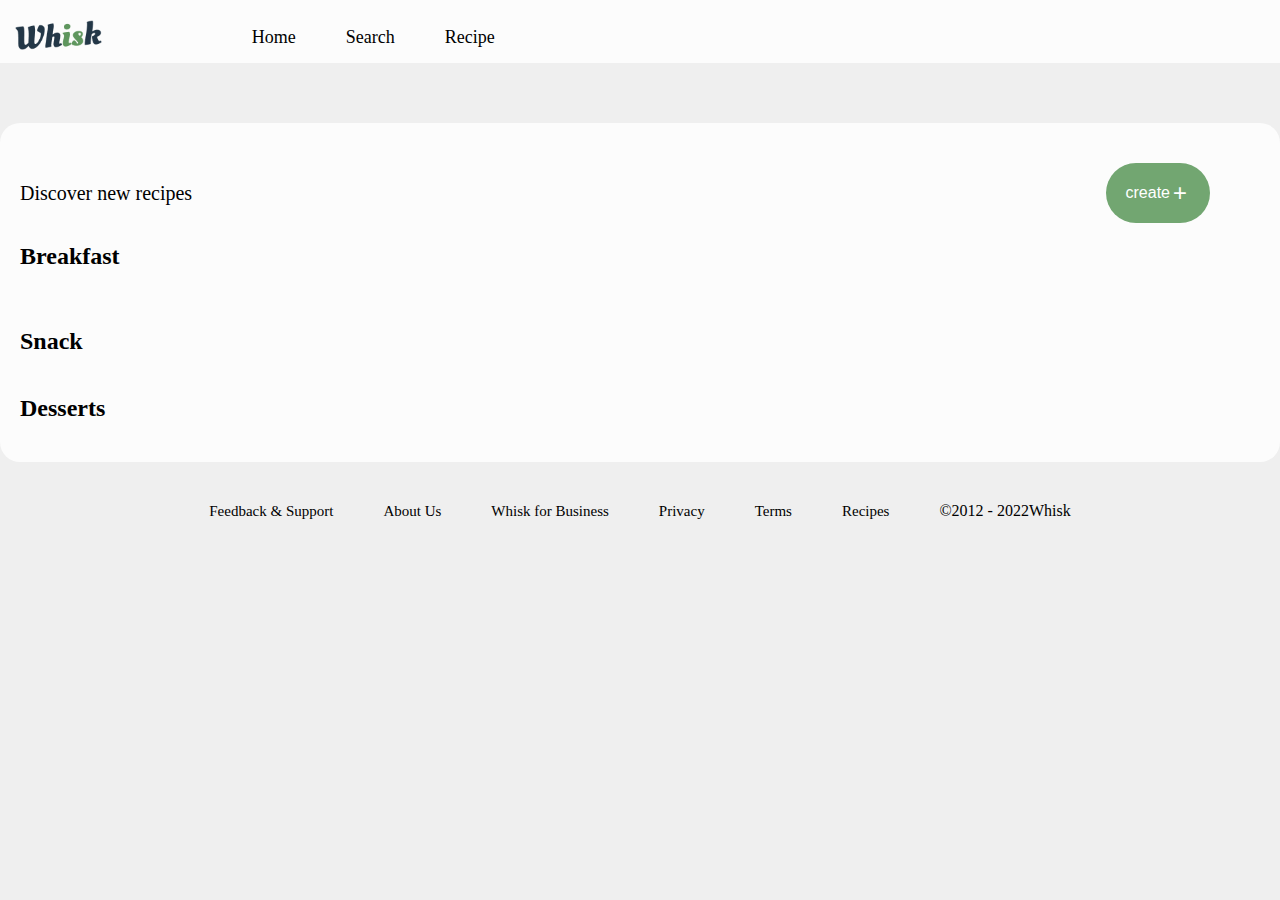
<file: homepage.html>
<!DOCTYPE html>
<html lang="en">

<head>
    <meta charset="UTF-8">
    <meta http-equiv="X-UA-Compatible" content="IE=edge">
    <meta name="viewport" content="width=device-width, initial-scale=1.0">
    <title>Home</title>
    <!-- css link -->
    <link rel="stylesheet" href="./homepage.css">
    <!-- icon link -->
    <link rel="stylesheet" href="https://unpkg.com/boxicons@2.1.2/css/boxicons.min.css">
</head>

<body>
    <!-- nav bar -->
    <header>
        <!-- <<<<<<< HEAD -->
        <div class="nav-links">
            <a href="./index.html"><img src="./img/Whisk - logo.png" alt="whisk logo" class="whiskLogo"></a> <a href="./homepage.html">Home</a> <a href="./search.html">Search</a> <a href="#">Recipe</a> </div>
        <!-- ======= -->
        <!-- >>>>>>> 9009e1c94d80b2590728d471edafb704a210fe33 -->
    </header>

    <!--body of the page  -->
    <div id="container">
        <div class="subContainer">
            <p>Discover new recipes</p> <a href="./create.html"><button type="button">create<i class='bx bx-plus'></i></button></a> </div>
        <h2>Breakfast</h2><br>
        <div id="gallery"> </div>
        <h2>Snack</h2>
        <div id="gallery1"></div>
        <h2>Desserts</h2>
        <div id="gallery2"></div>
    </div>

    <!-- footer -->
    <footer>
        <div class="links"> <a href="#">Feedback & Support </a> <a href="#">About Us </a> <a href="#">Whisk for Business </a> <a href="#">Privacy </a> <a href="#">Terms </a> <a href="#">Recipes</a> &copy;2012 - 2022Whisk </div>
    </footer>
    <script src="./homepage.js"></script>

</body>

</html>
</file>
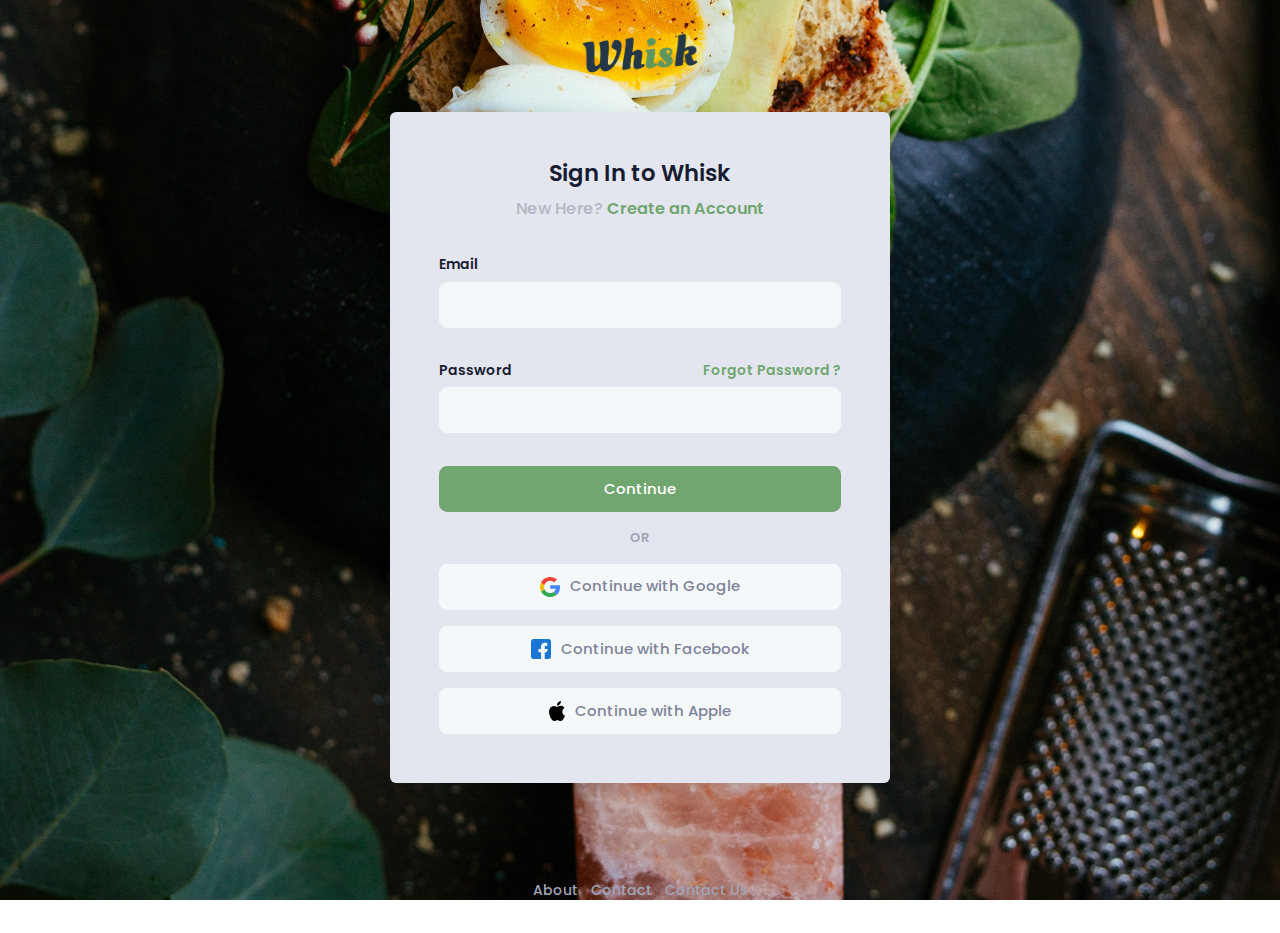
<file: login.html>
<!DOCTYPE html>
<html lang="en">
	<!--begin::Head-->
	<head><base href="../../../">
		<title>Whisk || Login</title>
		<meta charset="utf-8" />
		<meta name="description" content="The most advanced Bootstrap Admin Theme on Themeforest trusted by 94,000 beginners and professionals. Multi-demo, Dark Mode, RTL support and complete React, Angular, Vue &amp; Laravel versions. Grab your copy now and get life-time updates for free." />
		<meta name="keywords" content="Metronic, bootstrap, bootstrap 5, Angular, VueJs, React, Laravel, admin themes, web design, figma, web development, free templates, free admin themes, bootstrap theme, bootstrap template, bootstrap dashboard, bootstrap dak mode, bootstrap button, bootstrap datepicker, bootstrap timepicker, fullcalendar, datatables, flaticon" />
		<meta name="viewport" content="width=device-width, initial-scale=1" />
		<meta property="og:locale" content="en_US" />
		<meta property="og:type" content="article" />
		<meta property="og:title" content="Metronic - Bootstrap 5 HTML, VueJS, React, Angular &amp; Laravel Admin Dashboard Theme" />
		<meta property="og:url" content="https://keenthemes.com/metronic" />
		<meta property="og:site_name" content="Keenthemes | Metronic" />
		<link rel="canonical" href="https://preview.keenthemes.com/metronic8" />
		<link rel="shortcut icon" href="assets/media/logos/favicon.ico" />
		<!--begin::Fonts-->
		<link rel="stylesheet" href="https://fonts.googleapis.com/css?family=Poppins:300,400,500,600,700" />
		<!--end::Fonts-->
		<!--begin::Global Stylesheets Bundle(used by all pages)-->
		<link href="assets/plugins/global/plugins.bundle.css" rel="stylesheet" type="text/css" />
		<link href="assets/css/style.bundle.css" rel="stylesheet" type="text/css" />
		<!--end::Global Stylesheets Bundle-->
	</head>
	<!--end::Head-->
	<!--begin::Body-->
	<body id="kt_body" class="bg-body">
		<!--begin::Main-->
		<!--begin::Root-->
		<div class="d-flex flex-column flex-root">
			<!--begin::Authentication - Sign-in -->
			<div class="d-flex flex-column flex-column-fluid bgi-position-y-bottom position-x-center bgi-no-repeat bgi-size-cover bgi-attachment-fixed" style="background-image: url(./joseph-gonzalez-fdlZBWIP0aM-unsplash.jpg)">
				<!--begin::Content-->
				<div class="d-flex flex-center flex-column flex-column-fluid p-10 pb-lg-20">
					<!--begin::Logo-->
					<a href="../../demo1/dist/index.html" class="mb-12">
						<img alt="Logo" src="./img/Whisk - logo.png" class="h-40px" />
					</a>
					<!--end::Logo-->
					<!--begin::Wrapper-->
					<div class="w-lg-500px bg-secondary rounded shadow-sm p-10 p-lg-15 mx-auto">
						<!--begin::Form-->
						<form class="form w-100" novalidate="novalidate" id="kt_sign_in_form" data-kt-redirect-url="./homepage.html" action="#">
							<!--begin::Heading-->
							<div class="text-center mb-10">
								<!--begin::Title-->
								<h1 class="text-dark mb-3">Sign In to Whisk</h1>
								<!--end::Title-->
								<!--begin::Link-->
								<div class="text-gray-400 fw-bold fs-4">New Here?
								<a href="./signup.html" class="link-primary fw-bolder">Create an Account</a></div>
								<!--end::Link-->
							</div>
							<!--begin::Heading-->
							<!--begin::Input group-->
							<div class="fv-row mb-10">
								<!--begin::Label-->
								<label class="form-label fs-6 fw-bolder text-dark">Email</label>
								<!--end::Label-->
								<!--begin::Input-->
								<input class="form-control form-control-lg form-control-solid" type="text" name="email" autocomplete="off" />
								<!--end::Input-->
							</div>
							<!--end::Input group-->
							<!--begin::Input group-->
							<div class="fv-row mb-10">
								<!--begin::Wrapper-->
								<div class="d-flex flex-stack mb-2">
									<!--begin::Label-->
									<label class="form-label fw-bolder text-dark fs-6 mb-0">Password</label>
									<!--end::Label-->
									<!--begin::Link-->
									<a href="../../demo1/dist/authentication/layouts/basic/password-reset.html" class="link-primary fs-6 fw-bolder">Forgot Password ?</a>
									<!--end::Link-->
								</div>
								<!--end::Wrapper-->
								<!--begin::Input-->
								<input class="form-control form-control-lg form-control-solid" type="password" name="password" autocomplete="off" />
								<!--end::Input-->
							</div>
							<!--end::Input group-->
							<!--begin::Actions-->
							<div class="text-center">
								<!--begin::Submit button-->
								<button type="submit" id="kt_sign_in_submit" class="btn btn-lg btn-primary w-100 mb-5">
									<span class="indicator-label">Continue</span>
									<span class="indicator-progress">Please wait...
									<span class="spinner-border spinner-border-sm align-middle ms-2"></span></span>
								</button>
								<!--end::Submit button-->
								<!--begin::Separator-->
								<div class="text-center text-muted text-uppercase fw-bolder mb-5">or</div>
								<!--end::Separator-->
								<!--begin::Google link-->
								<a href="#" class="btn btn-flex flex-center btn-light btn-lg w-100 mb-5">
								<img alt="Logo" src="assets/media/svg/brand-logos/google-icon.svg" class="h-20px me-3" />Continue with Google</a>
								<!--end::Google link-->
								<!--begin::Google link-->
								<a href="#" class="btn btn-flex flex-center btn-light btn-lg w-100 mb-5">
								<img alt="Logo" src="assets/media/svg/brand-logos/facebook-4.svg" class="h-20px me-3" />Continue with Facebook</a>
								<!--end::Google link-->
								<!--begin::Google link-->
								<a href="#" class="btn btn-flex flex-center btn-light btn-lg w-100">
								<img alt="Logo" src="assets/media/svg/brand-logos/apple-black.svg" class="h-20px me-3" />Continue with Apple</a>
								<!--end::Google link-->
							</div>
							<!--end::Actions-->
						</form>
						<!--end::Form-->
					</div>
					<!--end::Wrapper-->
				</div>
				<!--end::Content-->
				<!--begin::Footer-->
				<div class="d-flex flex-center flex-column-auto p-10">
					<!--begin::Links-->
					<div class="d-flex align-items-center fw-bold fs-6">
						<a href="https://keenthemes.com" class="text-muted text-hover-primary px-2">About</a>
						<a href="mailto:support@keenthemes.com" class="text-muted text-hover-primary px-2">Contact</a>
						<a href="https://1.envato.market/EA4JP" class="text-muted text-hover-primary px-2">Contact Us</a>
					</div>
					<!--end::Links-->
				</div>
				<!--end::Footer-->
			</div>
			<!--end::Authentication - Sign-in-->
		</div>
		<!--end::Root-->
		<!--end::Main-->
		<!--begin::Javascript-->
		<script>var hostUrl = "assets/";</script>
		<!--begin::Global Javascript Bundle(used by all pages)-->
		<script src="assets/plugins/global/plugins.bundle.js"></script>
		<script src="assets/js/scripts.bundle.js"></script>
		<!--end::Global Javascript Bundle-->
		<!--begin::Page Custom Javascript(used by this page)-->
		<script src="assets/js/custom/authentication/sign-in/general.js"></script>
		<!--end::Page Custom Javascript-->
		<!--end::Javascript-->
	</body>
	<!--end::Body-->
</html>
</file>
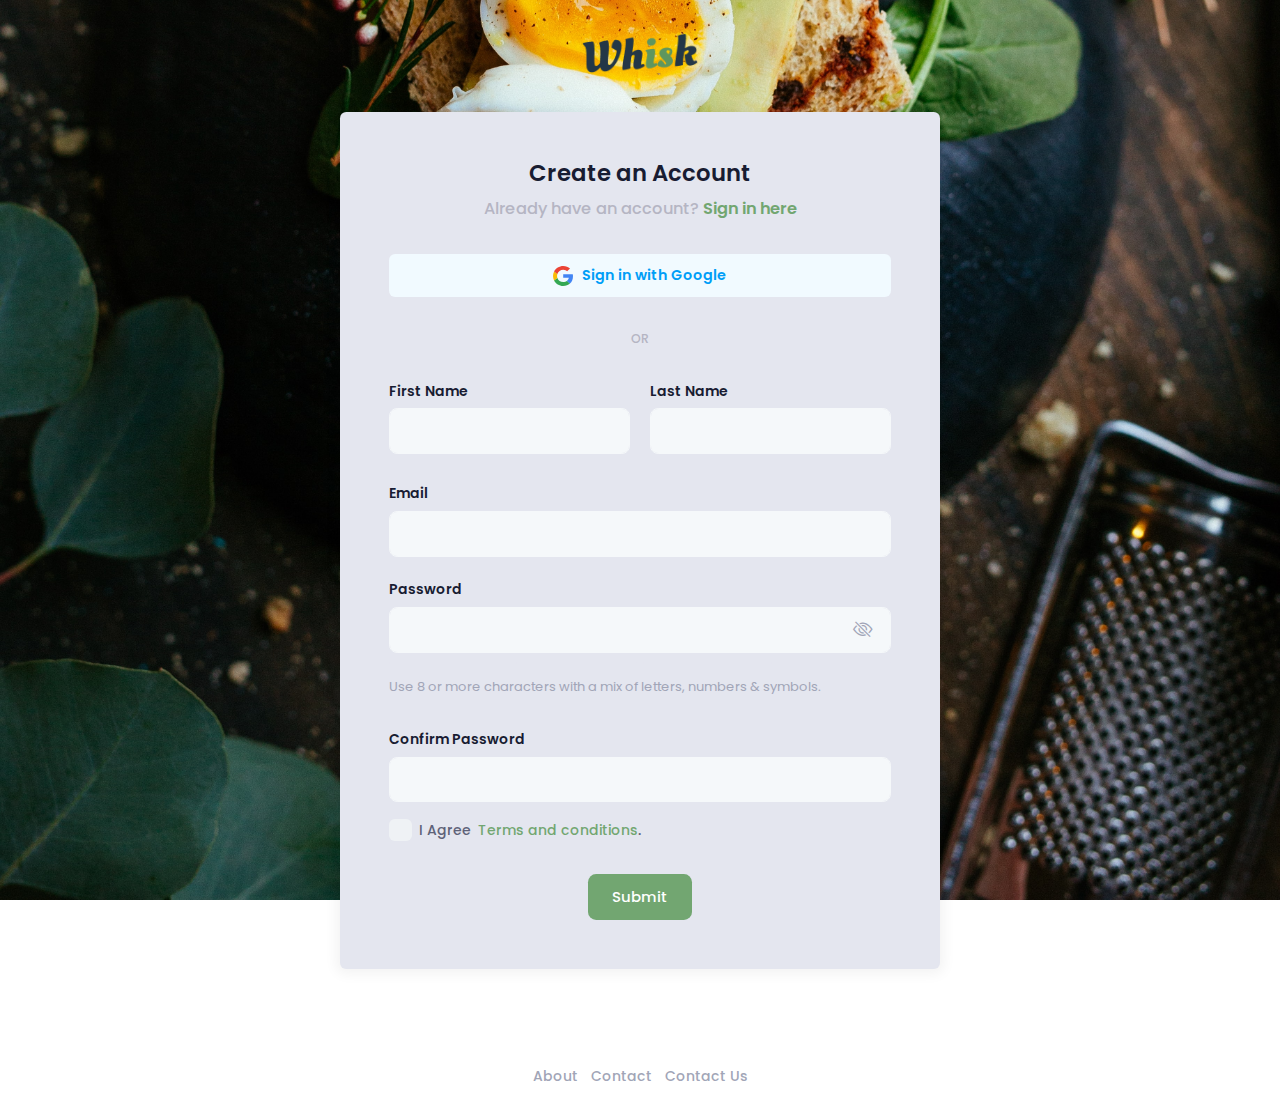
<file: signup.html>
<!DOCTYPE html>
<!--
Author: Keenthemes
Product Name: Metronic - Bootstrap 5 HTML, VueJS, React, Angular & Laravel Admin Dashboard Theme
Purchase: https://1.envato.market/EA4JP
Website: http://www.keenthemes.com
Contact: support@keenthemes.com
Follow: www.twitter.com/keenthemes
Dribbble: www.dribbble.com/keenthemes
Like: www.facebook.com/keenthemes
License: For each use you must have a valid license purchased only from above link in order to legally use the theme for your project.
-->
<html lang="en">
	<!--begin::Head-->
	<head><base href="../../../">
		<title>Whisk || Sign Up</title>
		<meta charset="utf-8" />
		<meta name="description" content="The most advanced Bootstrap Admin Theme on Themeforest trusted by 94,000 beginners and professionals. Multi-demo, Dark Mode, RTL support and complete React, Angular, Vue &amp; Laravel versions. Grab your copy now and get life-time updates for free." />
		<meta name="keywords" content="Metronic, bootstrap, bootstrap 5, Angular, VueJs, React, Laravel, admin themes, web design, figma, web development, free templates, free admin themes, bootstrap theme, bootstrap template, bootstrap dashboard, bootstrap dak mode, bootstrap button, bootstrap datepicker, bootstrap timepicker, fullcalendar, datatables, flaticon" />
		<meta name="viewport" content="width=device-width, initial-scale=1" />
		<meta property="og:locale" content="en_US" />
		<meta property="og:type" content="article" />
		<meta property="og:title" content="Metronic - Bootstrap 5 HTML, VueJS, React, Angular &amp; Laravel Admin Dashboard Theme" />
		<meta property="og:url" content="https://keenthemes.com/metronic" />
		<meta property="og:site_name" content="Keenthemes | Metronic" />
		<link rel="canonical" href="https://preview.keenthemes.com/metronic8" />
		<link rel="shortcut icon" href="assets/media/logos/favicon.ico" />
		<!--begin::Fonts-->
		<link rel="stylesheet" href="https://fonts.googleapis.com/css?family=Poppins:300,400,500,600,700" />
		<!--end::Fonts-->
		<!--begin::Global Stylesheets Bundle(used by all pages)-->
		<link href="assets/plugins/global/plugins.bundle.css" rel="stylesheet" type="text/css" />
		<link href="assets/css/style.bundle.css" rel="stylesheet" type="text/css" />
		<!--end::Global Stylesheets Bundle-->
	</head>
	<!--end::Head-->
	<!--begin::Body-->
	<body id="kt_body" class="bg-body">
		<!--begin::Main-->
		<!--begin::Root-->
		<div class="d-flex flex-column flex-root">
			<!--begin::Authentication - Sign-up -->
			<div class="d-flex flex-column flex-column-fluid bgi-position-y-bottom position-x-center bgi-no-repeat bgi-size-cover bgi-attachment-fixed" style="background-image: url(./joseph-gonzalez-fdlZBWIP0aM-unsplash.jpg)">
				<!--begin::Content-->
				<div class="d-flex flex-center flex-column flex-column-fluid p-10 pb-lg-20">
					<!--begin::Logo-->
					<a href="../../demo1/dist/index.html" class="mb-12">
						<img alt="Logo" src="./img/Whisk - logo.png" class="h-40px" />
					</a>
					<!--end::Logo-->
					<!--begin::Wrapper-->
					<div class="w-lg-600px bg-secondary rounded shadow-sm p-10 p-lg-15 mx-auto">
						<!--begin::Form-->
						<form class="form w-100" novalidate="novalidate" id="kt_sign_up_form">
							<!--begin::Heading-->
							<div class="mb-10 text-center">
								<!--begin::Title-->
								<h1 class="text-dark mb-3">Create an Account</h1>
								<!--end::Title-->
								<!--begin::Link-->
								<div class="text-gray-400 fw-bold fs-4">Already have an account?
								<a href="./login.html" class="link-primary fw-bolder">Sign in here</a></div>
								<!--end::Link-->
							</div>
							<!--end::Heading-->
							<!--begin::Action-->
							<button type="button" class="btn btn-light-primary fw-bolder w-100 mb-10">
							<img alt="Logo" src="assets/media/svg/brand-logos/google-icon.svg" class="h-20px me-3" />Sign in with Google</button>
							<!--end::Action-->
							<!--begin::Separator-->
							<div class="d-flex align-items-center mb-10">
								<div class="border-bottom border-gray-300 mw-50 w-100"></div>
								<span class="fw-bold text-gray-400 fs-7 mx-2">OR</span>
								<div class="border-bottom border-gray-300 mw-50 w-100"></div>
							</div>
							<!--end::Separator-->
							<!--begin::Input group-->
							<div class="row fv-row mb-7">
								<!--begin::Col-->
								<div class="col-xl-6">
									<label class="form-label fw-bolder text-dark fs-6">First Name</label>
									<input class="form-control form-control-lg form-control-solid" type="text" placeholder="" name="first-name" autocomplete="off" />
								</div>
								<!--end::Col-->
								<!--begin::Col-->
								<div class="col-xl-6">
									<label class="form-label fw-bolder text-dark fs-6">Last Name</label>
									<input class="form-control form-control-lg form-control-solid" type="text" placeholder="" name="last-name" autocomplete="off" />
								</div>
								<!--end::Col-->
							</div>
							<!--end::Input group-->
							<!--begin::Input group-->
							<div class="fv-row mb-7">
								<label class="form-label fw-bolder text-dark fs-6">Email</label>
								<input class="form-control form-control-lg form-control-solid" type="email" placeholder="" name="email" autocomplete="off" />
							</div>
							<!--end::Input group-->
							<!--begin::Input group-->
							<div class="mb-10 fv-row" data-kt-password-meter="true">
								<!--begin::Wrapper-->
								<div class="mb-1">
									<!--begin::Label-->
									<label class="form-label fw-bolder text-dark fs-6">Password</label>
									<!--end::Label-->
									<!--begin::Input wrapper-->
									<div class="position-relative mb-3">
										<input class="form-control form-control-lg form-control-solid" type="password" placeholder="" name="password" autocomplete="off" />
										<span class="btn btn-sm btn-icon position-absolute translate-middle top-50 end-0 me-n2" data-kt-password-meter-control="visibility">
											<i class="bi bi-eye-slash fs-2"></i>
											<i class="bi bi-eye fs-2 d-none"></i>
										</span>
									</div>
									<!--end::Input wrapper-->
									<!--begin::Meter-->
									<div class="d-flex align-items-center mb-3" data-kt-password-meter-control="highlight">
										<div class="flex-grow-1 bg-secondary bg-active-success rounded h-5px me-2"></div>
										<div class="flex-grow-1 bg-secondary bg-active-success rounded h-5px me-2"></div>
										<div class="flex-grow-1 bg-secondary bg-active-success rounded h-5px me-2"></div>
										<div class="flex-grow-1 bg-secondary bg-active-success rounded h-5px"></div>
									</div>
									<!--end::Meter-->
								</div>
								<!--end::Wrapper-->
								<!--begin::Hint-->
								<div class="text-muted">Use 8 or more characters with a mix of letters, numbers &amp; symbols.</div>
								<!--end::Hint-->
							</div>
							<!--end::Input group=-->
							<!--begin::Input group-->
							<div class="fv-row mb-5">
								<label class="form-label fw-bolder text-dark fs-6">Confirm Password</label>
								<input class="form-control form-control-lg form-control-solid" type="password" placeholder="" name="confirm-password" autocomplete="off" />
							</div>
							<!--end::Input group-->
							<!--begin::Input group-->
							<div class="fv-row mb-10">
								<label class="form-check form-check-custom form-check-solid form-check-inline">
									<input class="form-check-input" type="checkbox" name="toc" value="1" />
									<span class="form-check-label fw-bold text-gray-700 fs-6">I Agree
									<a href="#" class="ms-1 link-primary">Terms and conditions</a>.</span>
								</label>
							</div>
							<!--end::Input group-->
							<!--begin::Actions-->
							<div class="text-center">
								<button type="button" id="kt_sign_up_submit" class="btn btn-lg btn-primary">
									<span class="indicator-label">Submit</span>
									<span class="indicator-progress">Please wait...
									<span class="spinner-border spinner-border-sm align-middle ms-2"></span></span>
								</button>
							</div>
							<!--end::Actions-->
						</form>
						<!--end::Form-->
					</div>
					<!--end::Wrapper-->
				</div>
				<!--end::Content-->
				<!--begin::Footer-->
				<div class="d-flex flex-center flex-column-auto p-10">
					<!--begin::Links-->
					<div class="d-flex align-items-center fw-bold fs-6">
						<a href="https://keenthemes.com" class="text-muted text-hover-primary px-2">About</a>
						<a href="mailto:support@keenthemes.com" class="text-muted text-hover-primary px-2">Contact</a>
						<a href="https://1.envato.market/EA4JP" class="text-muted text-hover-primary px-2">Contact Us</a>
					</div>
					<!--end::Links-->
				</div>
				<!--end::Footer-->
			</div>
			<!--end::Authentication - Sign-up-->
		</div>
		<!--end::Root-->
		<!--end::Main-->
		<!--begin::Javascript-->
		<script>var hostUrl = "assets/";</script>
		<!--begin::Global Javascript Bundle(used by all pages)-->
		<script src="assets/plugins/global/plugins.bundle.js"></script>
		<script src="assets/js/scripts.bundle.js"></script>
		<!--end::Global Javascript Bundle-->
		<!--begin::Page Custom Javascript(used by this page)-->
		<script src="assets/js/custom/authentication/sign-up/general.js"></script>
		<!--end::Page Custom Javascript-->
		<!--end::Javascript-->
	</body>
	<!--end::Body-->
</html>
</file>
<file: homepage.css>
* {
    box-sizing: border-box;
    margin: 0;
    padding: 0;
}

body {
    background: #EFEFEF;
}

header {
    width: 100%;
    height: 63px;
    background: #FCFCFC;
}

.nav-links {
    display: flex;
    justify-content: flex-start;
    align-items: center;
    padding: 20px 15px;
}

.whiskLogo {
    height: 30px;
    margin-right: 100px;
}

#container {
    background: #FCFCFC;
    border-radius: 10px;
    width: 100%;
    margin: auto;
    margin-top: 60px;
    padding: 20px;
    border-radius: 20px;
}

.subContainer {
    display: flex;
    justify-content: space-between;
    align-items: center;
    padding: 20px 0px 0px 0px;
}

.subContainer button {
    display: flex;
    justify-content: center;
    align-items: center;
    background: #72A671;
    color: white;
    font-size: 16px;
    padding: 20px;
    border-radius: 40px;
    border: #72A671;
}

.bx {
    font-size: 20px;
}

h2 {
    margin: 20px 0px;
}

p {
    font-size: 20px;
}

h4 {
    padding: 5px 10px;
}

#gallery p {
    font-size: 12px;
    padding: 5px 10px;
}

#gallery1 p {
    font-size: 12px;
    padding: 5px 10px;
}

#gallery2 p {
    font-size: 12px;
    padding: 5px 10px;
}


/* slideshow part */

#gallery {
    background: #FFF;
    display: flex;
}

#gallery1 {
    background: #FFF;
    display: flex;
}

#gallery2 {
    background: #FFF;
    display: flex;
}

.gallery1-cell {
    width: 300px;
    height: 400px;
    margin: 20px 10px;
    background: #FFF;
    border-radius: 10px;
    box-shadow: 0px 2px 5px 0px;
    text-align: center;
}

.pic {
    width: 100%;
    height: 200px;
    border-top-left-radius: 10px;
    border-top-right-radius: 10px;
}

.links {
    width: 900px;
    display: flex;
    flex-wrap: wrap;
    justify-content: center;
    align-items: center;
    margin: auto;
    margin-top: 40px;
    margin-bottom: 40px;
}

.links a {
    text-decoration: none;
    color: black;
    font-size: 15px;
}

a {
    text-decoration: none;
    color: black;
    margin-right: 50px;
    font-size: 18px;
}
</file>
